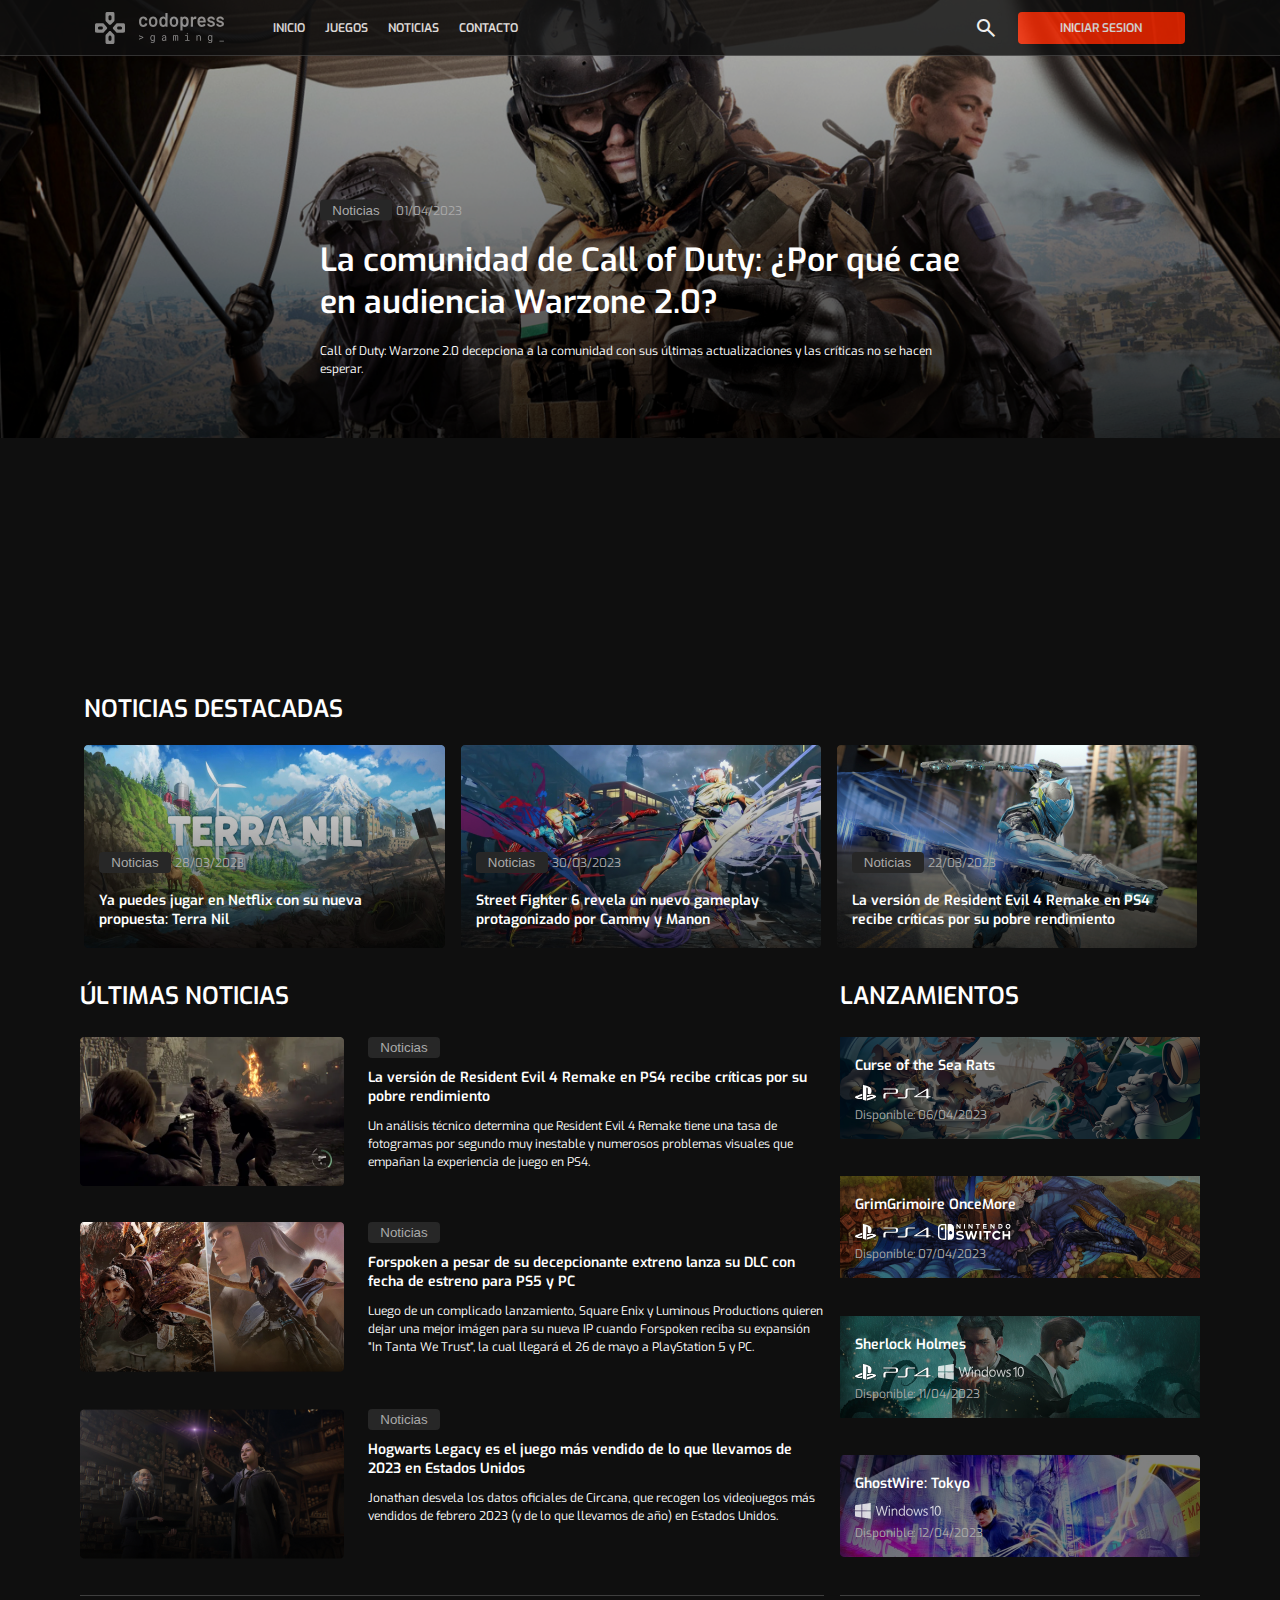
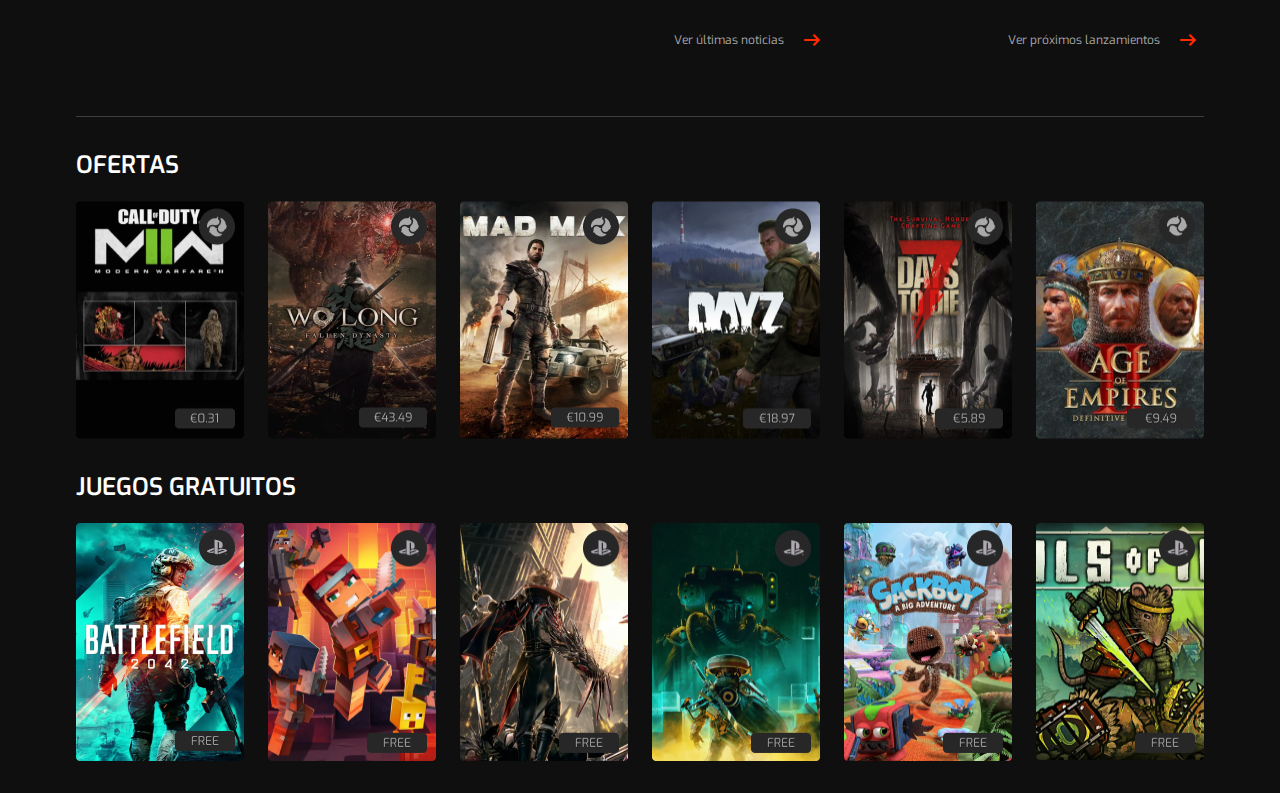
<file: home.html>
<!DOCTYPE html>
<html lang="es">

<head>
    <meta charset="UTF-8">
    <meta http-equiv="X-UA-Compatible" content="IE=edge">
    <meta name="viewport" content="width=device-width, initial-scale=1.0">

    <link rel="stylesheet" href="./css/nav.css">
    <link rel="stylesheet" href="./css/home.css">

    <link rel="preconnect" href="https://fonts.googleapis.com">
    <link rel="preconnect" href="https://fonts.gstatic.com" crossorigin>
    <link href="https://fonts.googleapis.com/css2?family=Exo:wght@400;600&display=swap" rel="stylesheet">

    <link rel="stylesheet"
        href="https://fonts.googleapis.com/css2?family=Material+Symbols+Outlined:opsz,wght,FILL,GRAD@48,400,0,0" />



    <title>Home</title>
</head>

<body>
    <header>
    
        <nav>
            <div>
                <img class="logo" src="./img/Codopress.svg" alt="Codopress Gaming">
                <a href="./home.html">INICIO</a>
                <a href="">JUEGOS</a>
                <a href="">NOTICIAS</a>
                <a href="">CONTACTO</a>
            </div>

            <div>
                <div class="box">
                    <input type="checkbox" id="check">
                    <div class="searchbox">
                        <input type="text" placeholder="Buscar...">
                        <label for="check" class="icon">
                            <span class="material-symbols-outlined">search</span>
                        </label>
                    </div>
                </div>
                <button class="Button1">INICIAR SESION</button>
            </div>
        </nav>
    </header>


    <section class="main">

        <div class="wrapper">

            <section class="img-slider">
                <div class="slider-container">

                    <div class="slide">
                        <img src="./img/CallofDuty.png">
                        <div class="image-data">
                            <p>
                                <button class="Button2">Noticias</button>
                                <span class="bodyfigma">01/04/2023</span>
                            </p>
                            <br>
                            <h1>La comunidad de Call of Duty: ¿Por qué cae en audiencia Warzone 2.0?</h1>
                            <br>
                            <span class="bodyfigma2">Call of Duty: Warzone 2.0 decepciona a la comunidad con sus últimas
                                actualizaciones y las
                                críticas no se hacen esperar.</span>
                        </div>
                    </div>

                    <div class="slide">
                        <img src="./img/Forspoken.png">
                        <div class="image-data">
                            <p>
                                <button class="Button2">Noticias</button>
                                <span class="bodyfigma">05/04/2023</span>
                            </p>
                            <br>
                            <h1>Forspoken a pesar de su decepcionante extreno lanza su DLC con fecha de estreno para PS5
                                y PC</h1>
                            <br>
                            <span class="bodyfigma2">Luego de un complicado lanzamiento, Square Enix y Luminous
                                Productions quieren dejar una mejor imágen para su nueva IP cuando Forspoken reciba su
                                expansión “In Tanta We Trust“, la cual llegará el 26 de mayo a PlayStation 5 y
                                PC.</span>
                        </div>
                    </div>

                    <div class="slide">
                        <img src="./img/FFXIV.png">
                        <div class="image-data">
                            <p>
                                <button class="Button2">Noticias</button>
                                <span class="bodyfigma">31/03/2023</span>
                            </p>
                            <br>
                            <h1>Todo sobre el nuevo parche 6.4 del Final Fantasy XIV: The Dark Throne</h1>
                            <br>
                            <span class="bodyfigma2">Toda la informacion sobre el nuevo parche 6.4 del Final Fantasy
                                XIV: The Dark Throne, lanzamiento, novedades y contenido.</span>
                        </div>
                    </div>

                    <div class="slide">
                        <img src="./img/RE4.png">
                        <div class="image-data">
                            <p>
                                <button class="Button2">Noticias</button>
                                <span class="bodyfigma">06/04/2023</span>
                            </p>
                            <br>
                            <h1>La versión de Resident Evil 4 Remake en PS4 recibe críticas por su pobre rendimiento
                            </h1>
                            <br>
                            <span class="bodyfigma2">Un análisis técnico determina que Resident Evil 4 Remake tiene una
                                tasa de fotogramas por segundo muy inestable y numerosos problemas visuales que empañan
                                la experiencia de juego en PS4.</span>
                        </div>
                    </div>

                </div>
            </section>

        </div>
    </section>

    <div class="noticias-destacadas-padre">
        <div class="titulodiv">

            <h2 class="titulo-noticias">NOTICIAS DESTACADAS</h2>

            <div class="noticias-destacadas">
                <div class="card">
                    <img src="./img/TerraNil.png" alt="">
                    <div class="card-data">
                        <p>
                            <button class="Button2">Noticias</button>
                            <span class="bodyfigma">28/03/2023</span>
                            <br>
                            <br>
                        <h4>Ya puedes jugar en Netflix con su nueva propuesta: Terra Nil</h4>
                        </p>
                    </div>
                </div>
                <div class="card">
                    <img src="./img/SF6.png" alt="">
                    <div class="card-data">
                        <p>
                            <button class="Button2">Noticias</button>
                            <span class="bodyfigma">30/03/2023</span>
                            <br>
                            <br>
                        <h4>Street Fighter 6 revela un nuevo gameplay protagonizado por Cammy y Manon</h4>
                        </p>
                    </div>
                </div>
                <div class="card">
                    <img src="./img/Exoprimal.png" alt="">
                    <div class="card-data">
                        <p>
                            <button class="Button2">Noticias</button>
                            <span class="bodyfigma">22/03/2023</span>
                            <br>
                            <br>
                        <h4>La versión de Resident Evil 4 Remake en PS4 recibe críticas por su pobre rendimiento</h4>

                    </div>
                </div>
            </div>
        </div>
    </div>

    <div class="ultimasnoticias-lanzamientos">

        <div class="divpadre">
            <h2 class="titulo-noticias ultimas-noticias">ÚLTIMAS NOTICIAS</h2>
            <div class="imagen-data-container">
                <img src="./img/RE.png" alt="">
                <div class="card-container-data">
                    <p>
                        <button class="Button2">Noticias</button>
                        <br>
                    <h4>La versión de Resident Evil 4 Remake en PS4 recibe críticas por su pobre rendimiento</h4>
                    <span class="bodyfigma2">Un análisis técnico determina que Resident Evil 4 Remake tiene una tasa
                        de
                        fotogramas por segundo muy inestable y numerosos problemas visuales que empañan la
                        experiencia
                        de
                        juego
                        en PS4.</span>
                    </p>
                </div>
            </div>
            <div class="imagen-data-container">
                <img src="./img/Forspoken miniatura.png" alt="">
                <div class="card-container-data">
                    <p>
                        <button class="Button2">Noticias</button>
                        <br>
                    <h4>Forspoken a pesar de su decepcionante extreno lanza su DLC con fecha de estreno para PS5 y
                        PC
                    </h4>
                    <span class="bodyfigma2">Luego de un complicado lanzamiento, Square Enix y Luminous Productions
                        quieren
                        dejar una mejor imágen para su nueva IP cuando Forspoken reciba su expansión “In Tanta We
                        Trust“, la
                        cual llegará el 26 de mayo a PlayStation 5 y PC.</span>
                    </p>
                </div>
            </div>
            <div class="imagen-data-container">
                <img src="./img/Hogwart.png" alt="">
                <div class="card-container-data">
                    <p>
                        <button class="Button2">Noticias</button>
                        <br>
                    <h4>Hogwarts Legacy es el juego más vendido de lo que llevamos de 2023 en Estados Unidos</h4>
                    <span class="bodyfigma2">Jonathan desvela los datos oficiales de Circana, que recogen los
                        videojuegos
                        más
                        vendidos de febrero 2023 (y de lo que llevamos de año) en Estados Unidos.</span>
                    </p>
                </div>
            </div>
            <div class="ver-mas">
                <button>Ver últimas noticias</button>
                <span class="material-symbols-outlined icon">
                    arrow_right_alt
                </span>
            </div>
        </div>


        <div class="divpadre">
            <h2 class="titulo-noticias ultimas-noticias">LANZAMIENTOS</h2>

            <div class="imagen-data-container">
                <div class="card2">
                    <img src="./img/SR.png" alt="">
                    <div class="card-data">
                        <h4>Curse of the Sea Rats</h4>
                        <img src="./img/PlayStation_4_logo_and_wordmark 1.svg" alt="">
                        <br>
                        <span class="bodyfigma">Disponible: 06/04/2023</span>
                    </div>
                </div>
            </div>

            <div class="imagen-data-container">
                <div class="card2">
                    <img src="./img/GG.png" alt="">
                    <div class="card-data">
                        <h4>GrimGrimoire OnceMore</h4>
                        <img src="./img/PlayStation_4_logo_and_wordmark 1.svg" alt="">
                        <img src="./img/NS.svg" alt="">
                        <br>
                        <span class="bodyfigma">Disponible: 07/04/2023</span>
                    </div>
                </div>
            </div>

            <div class="imagen-data-container">
                <div class="card2">
                    <img src="./img/SH.png" alt="">
                    <div class="card-data">
                        <h4>Sherlock Holmes</h4>
                        <img src="./img/PlayStation_4_logo_and_wordmark 1.svg" alt="">
                        <img src="./img/WIN.svg" alt="">
                        <br>
                        <span class="bodyfigma">Disponible: 11/04/2023</span>
                    </div>
                </div>
            </div>

            <div class="imagen-data-container">
                <div class="card2">
                    <img src="./img/GTW.png" alt="">
                    <div class="card-data">
                        <h4>GhostWire: Tokyo</h4>
                        <img src="./img/WIN.svg" alt="">
                        <br>
                        <span class="bodyfigma">Disponible: 12/04/2023</span>
                    </div>
                </div>
            </div>
            <div class="ver-mas">
                <button>Ver próximos lanzamientos</button>
                <span class="material-symbols-outlined icon">
                    arrow_right_alt
                </span>
            </div>
        </div>
    </div>



    <div class="center">
        <div>
            <div class="promo">
            </div>
            <div class="titulodiv">
                <h2 class="titulo-noticias">OFERTAS</h2>
            </div>
            <div class="ofertas">
                <img src="./img/Ofertas1.png" alt="">
                <img src="./img/Ofertas2.png" alt="">
                <img src="./img/Ofertas3.png" alt="">
                <img src="./img/Ofertas 4.png" alt="">
                <img src="./img/Ofertas 5.png" alt="">
                <img src="./img/Ofertas6.png" alt="" srcset="">
            </div>
        </div>
    </div>

    <div class="center">
        <div>
            <div class="titulodiv">
                <h2 class="titulo-noticias">JUEGOS GRATUITOS</h2>
            </div>
            <div class="ofertas">
                <img src="./img/JG1.png" alt="">
                <img src="./img/JG2.png" alt="">
                <img src="./img/JG3.png" alt="">
                <img src="./img/JG4.png" alt="">
                <img src="./img/JG5.png" alt="">
                <img src="./img/JG6.png" alt="" srcset="">
            </div>
        </div>
    </div>


</body>

</html>
</file>
<file: css/nav.css>
/* xxxxxxxxxxxxxxxxxxxxxxxxxxxxxxxxxxxxxxxxxxxxxxxxxxxxxxxxxxxxxxx */
/*                               NAV                               */
/* xxxxxxxxxxxxxxxxxxxxxxxxxxxxxxxxxxxxxxxxxxxxxxxxxxxxxxxxxxxxxxx */

/* *{
     border: 1px solid red;
} */

*{
    margin: 0%;
    padding: 0%;
    box-sizing: border-box;
}

header {
    position: fixed;
    width: 100%;
    z-index: 10000;
}

nav {
    font-family: 'Exo', sans-serif;
    font-size: 12px;
    font-weight: 600;
}

header nav {
    height: 100%;
    display: flex;
    flex-direction: row;
    justify-content: space-around;
    align-items: center;
    background-color: #0F0F0F;
    height: 56px;
    opacity: 80%;
    border-bottom: 1px solid #3F3F3F;
}

header nav div {
    display: flex;
    flex-direction: row;
    justify-content: space-between;
    align-items: center;
}

.logo {
    margin-right: 3vw;
}

header nav a {
    color: white;
    text-decoration: none;
}

a {
    position: relative;
    text-align: center;
    padding-top: 18px;
    padding-bottom: 18px;
    padding-left: 10px;
    padding-right: 10px;
}

a:hover,
a:focus {
    color: #FF2A00;
    background: linear-gradient(transparent, rgba(255, 42, 0, 0.3));
}

a::after {
    content: '';
    height: 3px;
    width: 100%;
    background: #FF2A00;
    position: absolute;
    left: 0px;
    bottom: 0px;
    transition: 0.2s;
    opacity: 0;
}

a:hover::after,
a:focus::after {
    opacity: 1;
}

.Button1 {
    color: white;
    background-color: #FF2A00;
    border-radius: 4px;
    height: 32px;
    width: 167px;
    border: none;
    
    font-family: 'Exo', sans-serif;
    font-size: 12px;
    font-weight: 600;
}

.Button1:hover{
    background: linear-gradient(0deg, rgba(0, 0, 0, 0.2), rgba(0, 0, 0, 0.2)), #FF2A00;
}


/* xxxxxxxxxxxxxxxxxxxxxxxxxxxxxxxxxxxxxxxxxxxxxxxxxxxxxxxxxxxxxxx */
/*                        INPUT DE BÚSQUEDA                        */
/* xxxxxxxxxxxxxxxxxxxxxxxxxxxxxxxxxxxxxxxxxxxxxxxxxxxxxxxxxxxxxxx */


.box {
    max-width: 328px;
    width: 300px;
    display: inline;
}

.box .searchbox {
    position: relative;
    height: 32px;
    max-width: 0px;
    margin-left: auto;
    margin-right: calc(32px + 16px);
    transition: all 0.3s ease;
}

#check:checked~.searchbox {
    max-width: 328px;
}

.searchbox input {
    position: absolute;
    height: 100%;
    width: 100%;
    border-radius: 4px 0px 0px 4px;
    background-color: #3F3F3F;
    outline: none;
    border: none;
    padding-left: 20px;
    font-size: 12px;
    height: 28px;
}

.searchbox .icon {
    position: absolute;
    right: -32px;
    width: 32px;
    text-align: center;
    line-height: 32px;
    height: 32px;
    color: white;
    border-radius: 4px;
    background-color: #0F0F0F;
}

.searchbox .icon span {
    margin-top: 4px;
    display: block;
    width: 100%;
    height: 100%;
}

.searchbox .icon:hover{
    background-color: #3F3F3F;
}

#check:checked~.searchbox .icon {
    background-color: #FF2A00;
    color: white;
    border-radius: 0px 4px 4px 0px;
    width: 32px;
}

#check {
    display: none;
}

/* xxxxxxxxxxxxxxxxxxxxxxxxxxxxxxxxxxxxxxxxxxxxxxxxxxxxxxxxxxxxxxx */
/*                              BODY                               */
/* xxxxxxxxxxxxxxxxxxxxxxxxxxxxxxxxxxxxxxxxxxxxxxxxxxxxxxxxxxxxxxx */

body {
    background-color: #0F0F0F
}
</file>
<file: css/home.css>
/* * {
    border: 1px solid red;
} */

body {
    overflow-x: hidden;
}

h1 {
    font-family: 'Exo', sans-serif;
    font-size: 32px;
    color: white;
    font-weight: 600;

}

h2 {
    font-family: 'Exo', sans-serif;
    font-size: 24px;
    color: white;
    font-weight: 600;

}

h4 {
    font-family: 'Exo', sans-serif;
    font-size: 14px;
    color: white;
    font-weight: 600;

}

span.bodyfigma {
    font-family: 'Exo', sans-serif;
    font-size: 12px;
    color: #AAAAAA;
    font-weight: 400;
}

span.bodyfigma2 {
    font-family: 'Exo', sans-serif;
    font-size: 12px;
    color: white;
    font-weight: 400;
}

/* xxxxxxxxxxxxxxxxxxxxxxxxxxxxxxxxxxxxxxxxxxxxxxxxxxxxxxxxxxxxxxx */
/*                            SLIDER                               */
/* xxxxxxxxxxxxxxxxxxxxxxxxxxxxxxxxxxxxxxxxxxxxxxxxxxxxxxxxxxxxxxx */


.main {
    height: 77vh;
    width: 100%;
}

.wrapper .slide {

    width: 100%;
    height: 100%;
}

.slide {
    overflow: hidden;
}

.slide .image-data {
    position: absolute;
    top: 70%;
    left: 50%;
    transform: translate(-50%, -50%);
    width: 50%;
    z-index: 100;
}

.slide::before {
    content: "";
    position: absolute;
    height: 100%;
    width: 100%;
    background-color: rgb(0, 0, 0, 0.1);
    z-index: 10;
}

.Button2 {
    font-weight: 400;
    color: #AAAAAA;
    background: #272727;
    border-radius: 4px;
    border: none;
    height: 21px;
    width: 72px;
}

* {
    margin: 0;
    padding: 0;
    box-sizing: border-box;
}

.img-slider {
    position: relative;
    width: 100vw;
    height: 400px;
    transform: translate(0%, -15%);
    z-index: -100;
}

.img-slider .slider-container {
    position: absolute;
    width: 400%;
    top: 0;
    left: 0;
    overflow-x: hidden;
    animation: slider 26s infinite;
}

.img-slider .slider-container .slide {
    position: relative;
    width: 25%;
    height: 100%;
    float: left;
    overflow-x: hidden
}

.img-slider .slider-container .slide img {
    display: block;
    width: 100%;
    height: 100%
}

@keyframes slider {

    0%,
    25%,
    100% {
        left: 0
    }

    30%,
    45% {
        left: -100%
    }

    50%,
    65% {
        left: -200%
    }

    70%,
    85% {
        left: -300%
    }
}

/* xxxxxxxxxxxxxxxxxxxxxxxxxxxxxxxxxxxxxxxxxxxxxxxxxxxxxxxxxxxxxxx */
/*                            CARD                                 */
/* xxxxxxxxxxxxxxxxxxxxxxxxxxxxxxxxxxxxxxxxxxxxxxxxxxxxxxxxxxxxxxx */

.noticias-destacadas {
    display: flex;
    flex-direction: row;
    gap: 16px;
}


.card-data {
    transform: translate(0%, -130%);
    width: 330px;
    margin: auto;
}

.noticias-destacadas-padre {
    display: flex;
    justify-content: center;
}

.titulodiv {
    display: flex;
    flex-direction: column;
}

.card {
    height: 203px;
}

.titulo-noticias {
    margin-bottom: 20px;
    display: flex;
}

.ultimas-noticias {
    margin-top: 32px;
}

.card-container {
    display: flex;
    flex-direction: column;
    margin-left: 373px;
}

.card-container-data {
    width: 456px;
}

.card-container-data button,
h4,
span {
    margin-bottom: 10px;
}

.imagen-data-container {
    display: flex;
    width: fit-content;
    margin-bottom: 32px;
    gap: 24px;
}

.divpadre {
    display: flex;
    flex-direction: column;
    width: fit-content;
    gap: 4.5px;
}

.ultimasnoticias-lanzamientos {
    display: flex;
    flex-direction: row;
    justify-content: center;
    gap: 16px;
}

.ver-mas {
    display: flex;
    justify-content: right;
    border-top: 1px solid #3F3F3F;
    gap: 16px;
    margin-bottom: 32px;
}

.ver-mas button {
    font-family: 'Exo';
    font-style: normal;
    font-weight: 400;
    font-size: 12px;
    color: #AAAAAA;
    text-decoration: none;
    border: none;
    background: none;
    margin-top: 32px;
}

.ver-mas .icon {
    color: #FF2A00;
    margin-top: 32px;
    margin-bottom:auto
    
}

.ofertas {
    display: flex;
    justify-content: center;
    gap: 24px;
}

.center{
    display: flex;
    justify-content: center;
    margin-top: 32px;
    margin-bottom: 32px;
}

.promo{
    border-top: 1px solid #3F3F3F;
    margin-bottom: 32px;
}

.card2{
    height: 103px;
}
</file>
